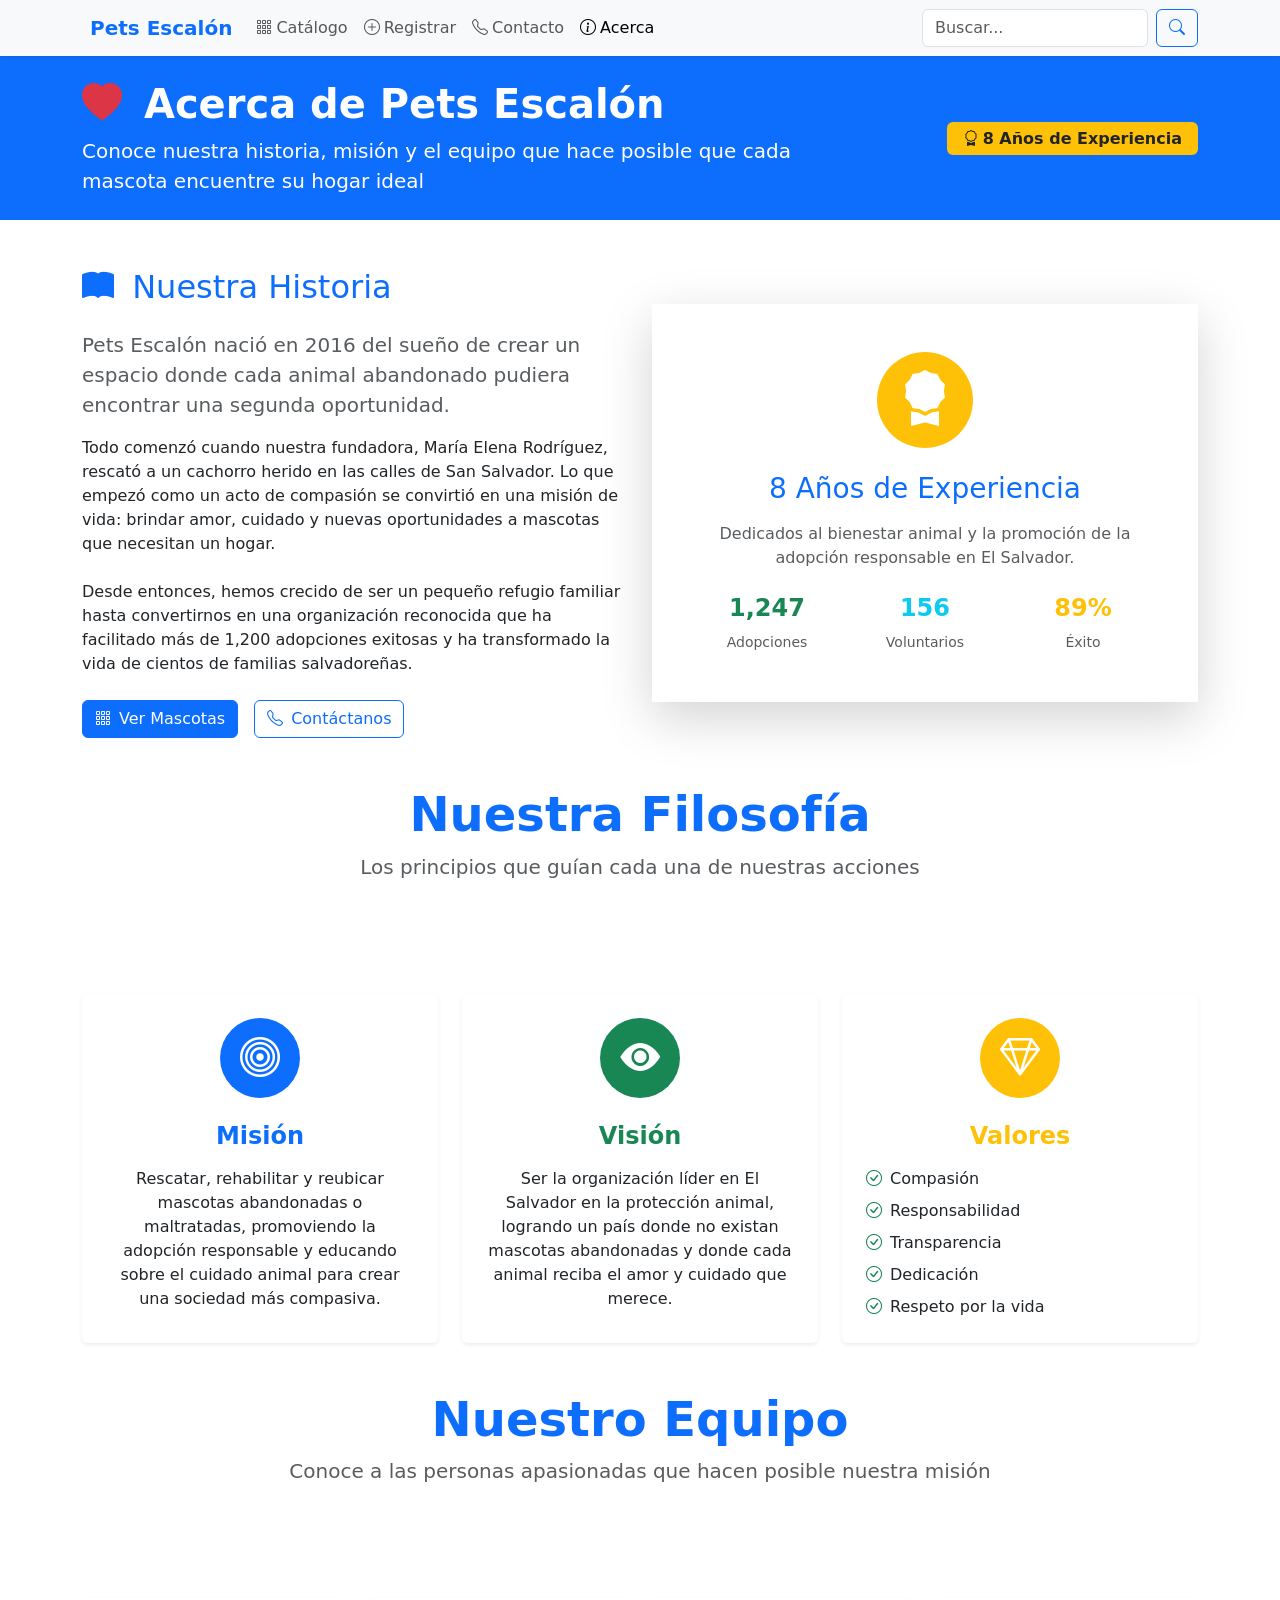
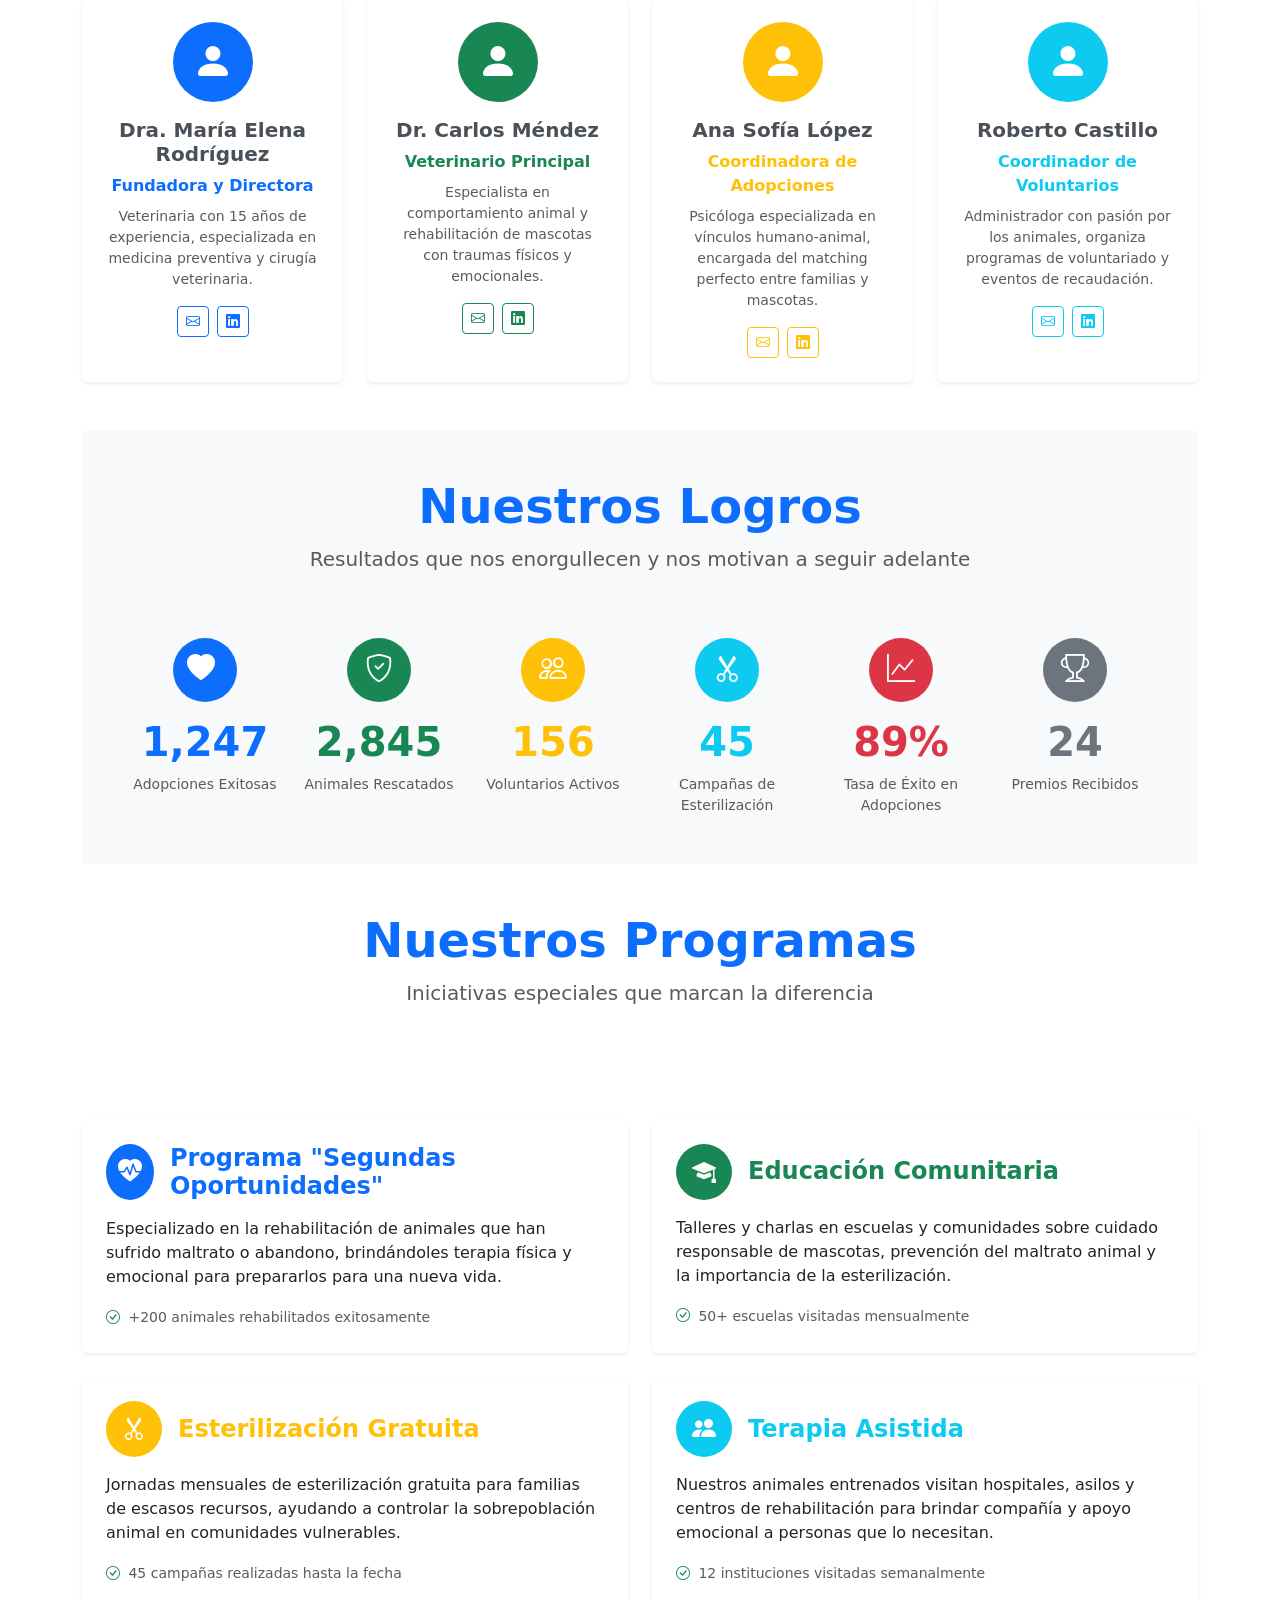
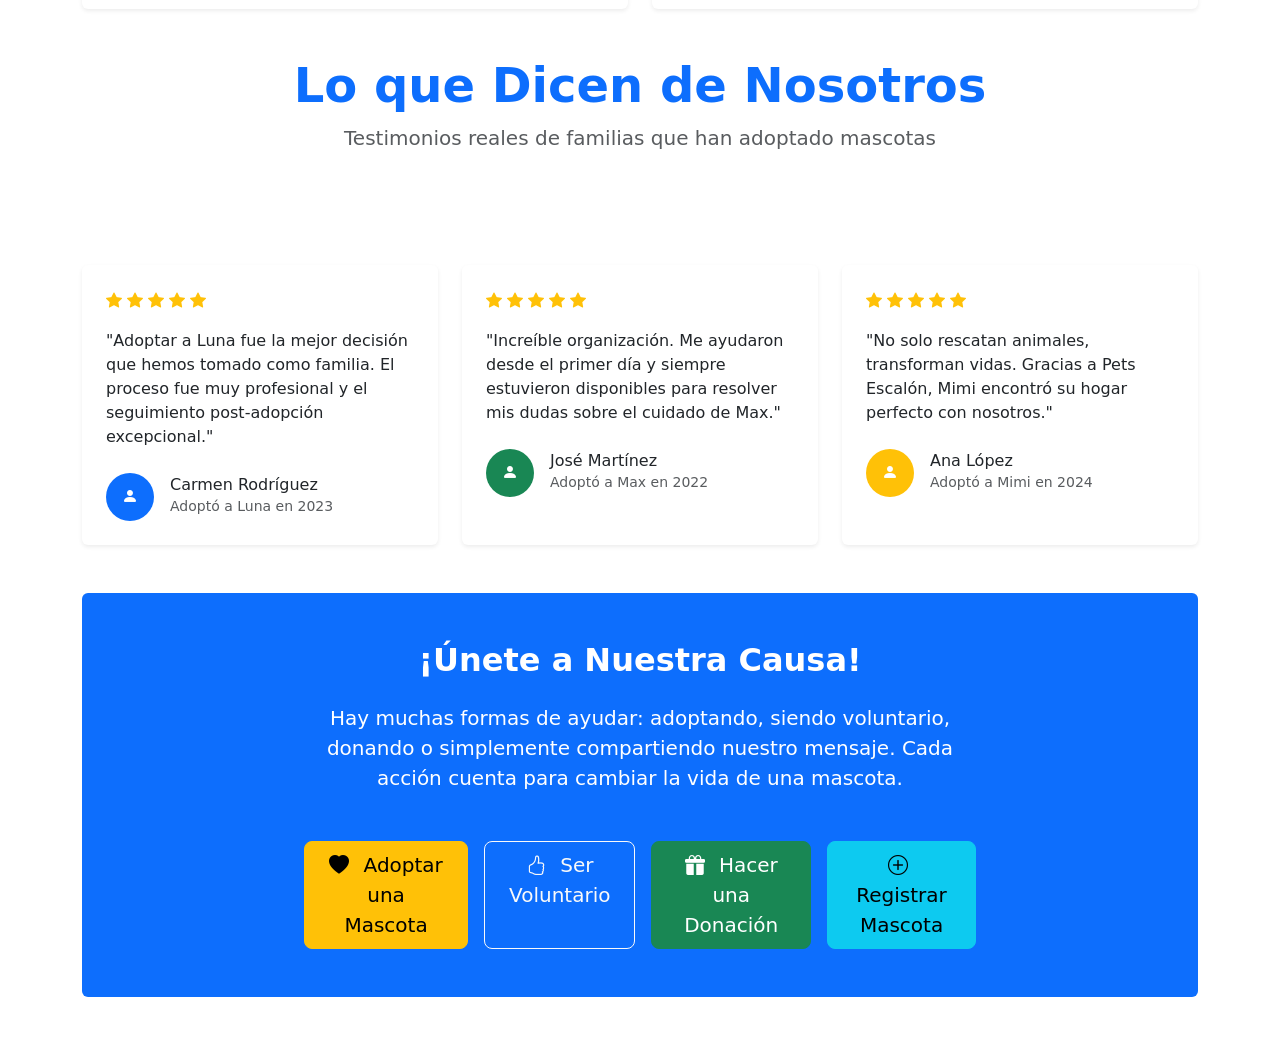
<file: views/about.html>
<!DOCTYPE html>
<html lang="es">
<head>
    <meta charset="UTF-8">
    <meta name="viewport" content="width=device-width, initial-scale=1.0">
    <title>Acerca de Nosotros - Pets Escalón</title>
    <link href="https://cdn.jsdelivr.net/npm/bootstrap@5.3.7/dist/css/bootstrap.min.css" rel="stylesheet" integrity="sha384-LN+7fdVzj6u52u30Kp6M/trliBMCMKTyK833zpbD+pXdCLuTusPj697FH4R/5mcr" crossorigin="anonymous">
    <link rel="stylesheet" href="./../css/styles.css">
    <link rel="stylesheet" href="https://cdn.jsdelivr.net/npm/bootstrap-icons@1.13.1/font/bootstrap-icons.min.css">
    <link rel="icon" href='data:image/svg+xml,<svg xmlns="http://www.w3.org/2000/svg" width="16" height="16" fill="currentColor" class="bi bi-tux" viewBox="0 0 16 16"><path d="M8.996 4.497c.104-.076.1-.168.186-.158s.022.102-.098.207c-.12.104-.308.243-.46.323-.291.152-.631.336-.993.336s-.647-.167-.853-.33c-.102-.082-.186-.162-.248-.221-.11-.086-.096-.207-.052-.204.075.01.087.109.134.153.064.06.144.137.241.214.195.154.454.304.778.304s.702-.19.932-.32c.13-.073.297-.204.433-.304M7.34 3.781c.055-.02.123-.031.174-.003.011.006.024.021.02.034-.012.038-.074.032-.11.05-.032.017-.057.052-.093.054-.034 0-.086-.012-.09-.046-.007-.044.058-.072.1-.089m.581-.003c.05-.028.119-.018.173.003.041.017.106.045.1.09-.004.033-.057.046-.09.045-.036-.002-.062-.037-.093-.053-.036-.019-.098-.013-.11-.051-.004-.013.008-.028.02-.034"/><path fill-rule="evenodd" d="M8.446.019c2.521.003 2.38 2.66 2.364 4.093-.01.939.509 1.574 1.04 2.244.474.56 1.095 1.38 1.45 2.32.29.765.402 1.613.115 2.465a.8.8 0 0 1 .254.152l.001.002c.207.175.271.447.329.698.058.252.112.488.224.615.344.382.494.667.48.922-.015.254-.203.43-.435.57-.465.28-1.164.491-1.586 1.002-.443.527-.99.83-1.505.871a1.25 1.25 0 0 1-1.256-.716v-.001a1 1 0 0 1-.078-.21c-.67.038-1.252-.165-1.718-.128-.687.038-1.116.204-1.506.206-.151.331-.445.547-.808.63-.5.114-1.126 0-1.743-.324-.577-.306-1.31-.278-1.85-.39-.27-.057-.51-.157-.626-.384-.116-.226-.095-.538.07-.988.051-.16.012-.398-.026-.648a2.5 2.5 0 0 1-.037-.369c0-.133.022-.265.087-.386v-.002c.14-.266.368-.377.577-.451s.397-.125.53-.258c.143-.15.27-.374.443-.56q.036-.037.073-.07c-.081-.538.007-1.105.192-1.662.393-1.18 1.223-2.314 1.811-3.014.502-.713.65-1.287.701-2.016.042-.997-.705-3.974 2.112-4.2q.168-.015.321-.013m2.596 10.866-.03.016c-.223.121-.348.337-.427.656-.08.32-.107.733-.13 1.206v.001c-.023.37-.192.824-.31 1.267s-.176.862-.036 1.128v.002c.226.452.608.636 1.051.601s.947-.304 1.36-.795c.474-.576 1.218-.796 1.638-1.05.21-.126.324-.242.333-.4.009-.157-.097-.403-.425-.767-.17-.192-.217-.462-.274-.71-.056-.247-.122-.468-.26-.585l-.001-.001c-.18-.157-.356-.17-.565-.164q-.069.001-.14.005c-.239.275-.805.612-1.197.508-.359-.09-.562-.508-.587-.918m-7.204.03H3.83c-.189.002-.314.09-.44.225-.149.158-.276.382-.445.56v.002h-.002c-.183.184-.414.239-.61.31-.195.069-.353.143-.46.35v.002c-.085.155-.066.378-.029.624.038.245.096.507.018.746v.002l-.001.002c-.157.427-.155.678-.082.822.074.143.235.22.48.272.493.103 1.26.069 1.906.41.583.305 1.168.404 1.598.305.431-.098.712-.369.75-.867v-.002c.029-.292-.195-.673-.485-1.052-.29-.38-.633-.752-.795-1.09v-.002l-.61-1.11c-.21-.286-.43-.462-.68-.5a1 1 0 0 0-.106-.008M9.584 4.85c-.14.2-.386.37-.695.467-.147.048-.302.17-.495.28a1.3 1.3 0 0 1-.74.19.97.97 0 0 1-.582-.227c-.14-.113-.25-.237-.394-.322a3 3 0 0 1-.192-.126c-.063 1.179-.85 2.658-1.226 3.511a5.4 5.4 0 0 0-.43 1.917c-.68-.906-.184-2.066.081-2.568.297-.55.343-.701.27-.649-.266.436-.685 1.13-.848 1.844-.085.372-.1.749.01 1.097.11.349.345.67.766.931.573.351.963.703 1.193 1.015s.302.584.23.777a.4.4 0 0 1-.212.22.7.7 0 0 1-.307.056l.184.235c.094.124.186.249.266.375 1.179.805 2.567.496 3.568-.218.1-.342.197-.664.212-.903.024-.474.05-.896.136-1.245s.244-.634.53-.791a1 1 0 0 1 .138-.061q.005-.045.013-.087c.082-.546.569-.572 1.18-.303.588.266.81.499.71.814h.13c.122-.398-.133-.69-.822-1.025l-.137-.06a2.35 2.35 0 0 0-.012-1.113c-.188-.79-.704-1.49-1.098-1.838-.072-.003-.065.06.081.203.363.333 1.156 1.532.727 2.644a1.2 1.2 0 0 0-.342-.043c-.164-.907-.543-1.66-.735-2.014-.359-.668-.918-2.036-1.158-2.983M7.72 3.503a1 1 0 0 0-.312.053c-.268.093-.447.286-.559.391-.022.021-.05.04-.119.091s-.172.126-.321.238q-.198.151-.13.38c.046.15.192.325.459.476.166.098.28.23.41.334a1 1 0 0 0 .215.133.9.9 0 0 0 .298.066c.282.017.49-.068.673-.173s.34-.233.518-.29c.365-.115.627-.345.709-.564a.37.37 0 0 0-.01-.309c-.048-.096-.148-.187-.318-.257h-.001c-.354-.151-.507-.162-.705-.29-.321-.207-.587-.28-.807-.279m-.89-1.122h-.025a.4.4 0 0 0-.278.135.76.76 0 0 0-.191.334 1.2 1.2 0 0 0-.051.445v.001c.01.162.041.299.102.436.05.116.109.204.183.274l.089-.065.117-.09-.023-.018a.4.4 0 0 1-.11-.161.7.7 0 0 1-.054-.22v-.01a.7.7 0 0 1 .014-.234.4.4 0 0 1 .08-.179q.056-.069.126-.073h.013a.18.18 0 0 1 .123.05c.045.04.08.09.11.162a.7.7 0 0 1 .054.22v.01a.7.7 0 0 1-.002.17 1.1 1.1 0 0 1 .317-.143 1.3 1.3 0 0 0 .002-.194V3.23a1.2 1.2 0 0 0-.102-.437.8.8 0 0 0-.227-.31.4.4 0 0 0-.268-.102m1.95-.155a.63.63 0 0 0-.394.14.9.9 0 0 0-.287.376 1.2 1.2 0 0 0-.1.51v.015q0 .079.01.152c.114.027.278.074.406.138a1 1 0 0 1-.011-.172.8.8 0 0 1 .058-.278.5.5 0 0 1 .139-.2.26.26 0 0 1 .182-.069.26.26 0 0 1 .178.081c.055.054.094.12.124.21.029.086.042.17.04.27l-.002.012a.8.8 0 0 1-.057.277c-.024.059-.089.106-.122.145.046.016.09.03.146.052a5 5 0 0 1 .248.102 1.2 1.2 0 0 0 .244-.763 1.2 1.2 0 0 0-.11-.495.9.9 0 0 0-.294-.37.64.64 0 0 0-.39-.133z"/></svg>'>
</head>
<body>
    <!-- Navigation -->
    <nav class="navbar navbar-expand-lg navbar-light bg-light sticky-top shadow-sm">
        <div class="container">
            <a class="navbar-brand fw-bold text-primary" href="./../index.html">
                <i class="bi bi-tux me-2"></i>Pets Escalón
            </a>
            <button class="navbar-toggler" type="button" data-bs-toggle="collapse" data-bs-target="#navbarNav">
                <span class="navbar-toggler-icon"></span>
            </button>
            <div class="collapse navbar-collapse" id="navbarNav">
                <ul class="navbar-nav me-auto">
                    <li class="nav-item">
                        <a class="nav-link" href="./pet-catalog.html">
                            <i class="bi bi-grid-3x3-gap me-1"></i>Catálogo
                        </a>
                    </li>
                    <li class="nav-item">
                        <a class="nav-link" href="./register-pet.html">
                            <i class="bi bi-plus-circle me-1"></i>Registrar
                        </a>
                    </li>
                    <li class="nav-item">
                        <a class="nav-link" href="./contact.html">
                            <i class="bi bi-telephone me-1"></i>Contacto
                        </a>
                    </li>
                    <li class="nav-item">
                        <a class="nav-link active" href="./about.html">
                            <i class="bi bi-info-circle me-1"></i>Acerca
                        </a>
                    </li>
                </ul>
                <form class="d-flex" role="search">
                    <input class="form-control me-2" type="search" placeholder="Buscar..." aria-label="Search">
                    <button class="btn btn-outline-primary" type="submit">
                        <i class="bi bi-search"></i>
                    </button>
                </form>
            </div>
        </div>
    </nav>

    <!-- Page Header -->
    <section class="bg-primary text-white py-4">
        <div class="container">
            <div class="row align-items-center">
                <div class="col-md-8">
                    <h1 class="display-6 fw-bold mb-2">
                        <i class="bi bi-heart-fill text-danger me-2"></i>
                        Acerca de Pets Escalón
                    </h1>
                    <p class="lead mb-0">Conoce nuestra historia, misión y el equipo que hace posible que cada mascota encuentre su hogar ideal</p>
                </div>
                <div class="col-md-4 text-md-end">
                    <span class="badge bg-warning text-dark fs-6 px-3 py-2">
                        <i class="bi bi-award me-1"></i>8 Años de Experiencia
                    </span>
                </div>
            </div>
        </div>
    </section>

    <main class="container py-5">
        <!-- Historia -->
        <div class="row mb-5 align-items-center">
            <div class="col-lg-6">
                <h2 class="text-primary mb-4">
                    <i class="bi bi-book-fill me-2"></i>
                    Nuestra Historia
                </h2>
                <p class="lead text-muted">
                    Pets Escalón nació en 2016 del sueño de crear un espacio donde cada animal abandonado pudiera encontrar una segunda oportunidad.
                </p>
                <p class="mb-4">
                    Todo comenzó cuando nuestra fundadora, María Elena Rodríguez, rescató a un cachorro herido en las calles de San Salvador. 
                    Lo que empezó como un acto de compasión se convirtió en una misión de vida: brindar amor, cuidado y nuevas oportunidades 
                    a mascotas que necesitan un hogar.
                </p>
                <p class="mb-4">
                    Desde entonces, hemos crecido de ser un pequeño refugio familiar hasta convertirnos en una organización reconocida 
                    que ha facilitado más de 1,200 adopciones exitosas y ha transformado la vida de cientos de familias salvadoreñas.
                </p>
                <div class="d-flex gap-3">
                    <a href="./pet-catalog.html" class="btn btn-primary">
                        <i class="bi bi-grid-3x3-gap me-2"></i>Ver Mascotas
                    </a>
                    <a href="./contact.html" class="btn btn-outline-primary">
                        <i class="bi bi-telephone me-2"></i>Contáctanos
                    </a>
                </div>
            </div>
            <div class="col-lg-6">
                <div class="border-0 shadow-lg text-center">
                    <div class="card-body p-5">
                        <div class="bg-warning text-white rounded-circle d-inline-flex align-items-center justify-content-center mb-4 float-animation" style="width: 6rem; height: 6rem;">
                            <i class="bi bi-award-fill display-4"></i>
                        </div>
                        <h3 class="text-primary mb-3">8 Años de Experiencia</h3>
                        <p class="text-muted mb-4">
                            Dedicados al bienestar animal y la promoción de la adopción responsable en El Salvador.
                        </p>
                        <div class="row text-center">
                            <div class="col-4">
                                <h4 class="text-success fw-bold">1,247</h4>
                                <small class="text-muted">Adopciones</small>
                            </div>
                            <div class="col-4">
                                <h4 class="text-info fw-bold">156</h4>
                                <small class="text-muted">Voluntarios</small>
                            </div>
                            <div class="col-4">
                                <h4 class="text-warning fw-bold">89%</h4>
                                <small class="text-muted">Éxito</small>
                            </div>
                        </div>
                    </div>
                </div>
            </div>
        </div>

        <!-- Misión, Visión y Valores -->
        <div class="row mb-5">
            <div class="col-12 text-center mb-5">
                <h2 class="display-5 fw-bold text-primary">Nuestra Filosofía</h2>
                <p class="lead text-muted">Los principios que guían cada una de nuestras acciones</p>
            </div>
        </div>

        <div class="row g-4 mb-5">
            <div class="col-lg-4">
                <div class="card h-100 border-0 shadow-sm">
                    <div class="card-body text-center p-4">
                        <div class="bg-primary text-white rounded-circle d-inline-flex align-items-center justify-content-center mb-4" style="width: 5rem; height: 5rem;">
                            <i class="bi bi-bullseye fs-1"></i>
                        </div>
                        <h4 class="card-title text-primary mb-3">Misión</h4>
                        <p class="card-text">
                            Rescatar, rehabilitar y reubicar mascotas abandonadas o maltratadas, 
                            promoviendo la adopción responsable y educando sobre el cuidado animal 
                            para crear una sociedad más compasiva.
                        </p>
                    </div>
                </div>
            </div>
            
            <div class="col-lg-4">
                <div class="card h-100 border-0 shadow-sm">
                    <div class="card-body text-center p-4">
                        <div class="bg-success text-white rounded-circle d-inline-flex align-items-center justify-content-center mb-4" style="width: 5rem; height: 5rem;">
                            <i class="bi bi-eye-fill fs-1"></i>
                        </div>
                        <h4 class="card-title text-success mb-3">Visión</h4>
                        <p class="card-text">
                            Ser la organización líder en El Salvador en la protección animal, 
                            logrando un país donde no existan mascotas abandonadas y donde 
                            cada animal reciba el amor y cuidado que merece.
                        </p>
                    </div>
                </div>
            </div>
            
            <div class="col-lg-4">
                <div class="card h-100 border-0 shadow-sm">
                    <div class="card-body text-center p-4">
                        <div class="bg-warning text-white rounded-circle d-inline-flex align-items-center justify-content-center mb-4" style="width: 5rem; height: 5rem;">
                            <i class="bi bi-gem fs-1"></i>
                        </div>
                        <h4 class="card-title text-warning mb-3">Valores</h4>
                        <div class="text-start">
                            <div class="d-flex align-items-center mb-2">
                                <i class="bi bi-check-circle text-success me-2"></i>
                                <span>Compasión</span>
                            </div>
                            <div class="d-flex align-items-center mb-2">
                                <i class="bi bi-check-circle text-success me-2"></i>
                                <span>Responsabilidad</span>
                            </div>
                            <div class="d-flex align-items-center mb-2">
                                <i class="bi bi-check-circle text-success me-2"></i>
                                <span>Transparencia</span>
                            </div>
                            <div class="d-flex align-items-center mb-2">
                                <i class="bi bi-check-circle text-success me-2"></i>
                                <span>Dedicación</span>
                            </div>
                            <div class="d-flex align-items-center">
                                <i class="bi bi-check-circle text-success me-2"></i>
                                <span>Respeto por la vida</span>
                            </div>
                        </div>
                    </div>
                </div>
            </div>
        </div>

        <!-- Nuestro Equipo -->
        <div class="row mb-5">
            <div class="col-12 text-center mb-5">
                <h2 class="display-5 fw-bold text-primary">Nuestro Equipo</h2>
                <p class="lead text-muted">Conoce a las personas apasionadas que hacen posible nuestra misión</p>
            </div>
        </div>

        <div class="row g-4 mb-5">
            <div class="col-lg-3 col-md-6">
                <div class="card border-0 shadow-sm text-center h-100">
                    <div class="card-body p-4">
                        <div class="bg-primary text-white rounded-circle d-inline-flex align-items-center justify-content-center mb-3" style="width: 5rem; height: 5rem;">
                            <i class="bi bi-person-fill fs-1"></i>
                        </div>
                        <h5 class="card-title">Dra. María Elena Rodríguez</h5>
                        <p class="text-primary fw-semibold mb-2">Fundadora y Directora</p>
                        <p class="card-text small text-muted mb-3">
                            Veterinaria con 15 años de experiencia, especializada en medicina preventiva y cirugía veterinaria.
                        </p>
                        <div class="d-flex justify-content-center gap-2">
                            <a href="#" class="btn btn-outline-primary btn-sm">
                                <i class="bi bi-envelope"></i>
                            </a>
                            <a href="#" class="btn btn-outline-primary btn-sm">
                                <i class="bi bi-linkedin"></i>
                            </a>
                        </div>
                    </div>
                </div>
            </div>
            
            <div class="col-lg-3 col-md-6">
                <div class="card border-0 shadow-sm text-center h-100">
                    <div class="card-body p-4">
                        <div class="bg-success text-white rounded-circle d-inline-flex align-items-center justify-content-center mb-3" style="width: 5rem; height: 5rem;">
                            <i class="bi bi-person-fill fs-1"></i>
                        </div>
                        <h5 class="card-title">Dr. Carlos Méndez</h5>
                        <p class="text-success fw-semibold mb-2">Veterinario Principal</p>
                        <p class="card-text small text-muted mb-3">
                            Especialista en comportamiento animal y rehabilitación de mascotas con traumas físicos y emocionales.
                        </p>
                        <div class="d-flex justify-content-center gap-2">
                            <a href="#" class="btn btn-outline-success btn-sm">
                                <i class="bi bi-envelope"></i>
                            </a>
                            <a href="#" class="btn btn-outline-success btn-sm">
                                <i class="bi bi-linkedin"></i>
                            </a>
                        </div>
                    </div>
                </div>
            </div>
            
            <div class="col-lg-3 col-md-6">
                <div class="card border-0 shadow-sm text-center h-100">
                    <div class="card-body p-4">
                        <div class="bg-warning text-white rounded-circle d-inline-flex align-items-center justify-content-center mb-3" style="width: 5rem; height: 5rem;">
                            <i class="bi bi-person-fill fs-1"></i>
                        </div>
                        <h5 class="card-title">Ana Sofía López</h5>
                        <p class="text-warning fw-semibold mb-2">Coordinadora de Adopciones</p>
                        <p class="card-text small text-muted mb-3">
                            Psicóloga especializada en vínculos humano-animal, encargada del matching perfecto entre familias y mascotas.
                        </p>
                        <div class="d-flex justify-content-center gap-2">
                            <a href="#" class="btn btn-outline-warning btn-sm">
                                <i class="bi bi-envelope"></i>
                            </a>
                            <a href="#" class="btn btn-outline-warning btn-sm">
                                <i class="bi bi-linkedin"></i>
                            </a>
                        </div>
                    </div>
                </div>
            </div>
            
            <div class="col-lg-3 col-md-6">
                <div class="card border-0 shadow-sm text-center h-100">
                    <div class="card-body p-4">
                        <div class="bg-info text-white rounded-circle d-inline-flex align-items-center justify-content-center mb-3" style="width: 5rem; height: 5rem;">
                            <i class="bi bi-person-fill fs-1"></i>
                        </div>
                        <h5 class="card-title">Roberto Castillo</h5>
                        <p class="text-info fw-semibold mb-2">Coordinador de Voluntarios</p>
                        <p class="card-text small text-muted mb-3">
                            Administrador con pasión por los animales, organiza programas de voluntariado y eventos de recaudación.
                        </p>
                        <div class="d-flex justify-content-center gap-2">
                            <a href="#" class="btn btn-outline-info btn-sm">
                                <i class="bi bi-envelope"></i>
                            </a>
                            <a href="#" class="btn btn-outline-info btn-sm">
                                <i class="bi bi-linkedin"></i>
                            </a>
                        </div>
                    </div>
                </div>
            </div>
        </div>

        <!-- Nuestros Logros -->
        <div class="bg-light rounded p-5 mb-5">
            <div class="row text-center">
                <div class="col-12 mb-5">
                    <h2 class="display-5 fw-bold text-primary">Nuestros Logros</h2>
                    <p class="lead text-muted">Resultados que nos enorgullecen y nos motivan a seguir adelante</p>
                </div>
            </div>
            <div class="row g-4">
                <div class="col-md-2 col-sm-4 col-6">
                    <div class="text-center">
                        <div class="bg-primary text-white rounded-circle d-inline-flex align-items-center justify-content-center mb-3" style="width: 4rem; height: 4rem;">
                            <i class="bi bi-heart-fill fs-3"></i>
                        </div>
                        <h3 class="fw-bold text-primary display-6">1,247</h3>
                        <p class="text-muted small mb-0">Adopciones Exitosas</p>
                    </div>
                </div>
                <div class="col-md-2 col-sm-4 col-6">
                    <div class="text-center">
                        <div class="bg-success text-white rounded-circle d-inline-flex align-items-center justify-content-center mb-3" style="width: 4rem; height: 4rem;">
                            <i class="bi bi-shield-check fs-3"></i>
                        </div>
                        <h3 class="fw-bold text-success display-6">2,845</h3>
                        <p class="text-muted small mb-0">Animales Rescatados</p>
                    </div>
                </div>
                <div class="col-md-2 col-sm-4 col-6">
                    <div class="text-center">
                        <div class="bg-warning text-white rounded-circle d-inline-flex align-items-center justify-content-center mb-3" style="width: 4rem; height: 4rem;">
                            <i class="bi bi-people fs-3"></i>
                        </div>
                        <h3 class="fw-bold text-warning display-6">156</h3>
                        <p class="text-muted small mb-0">Voluntarios Activos</p>
                    </div>
                </div>
                <div class="col-md-2 col-sm-4 col-6">
                    <div class="text-center">
                        <div class="bg-info text-white rounded-circle d-inline-flex align-items-center justify-content-center mb-3" style="width: 4rem; height: 4rem;">
                            <i class="bi bi-scissors fs-3"></i>
                        </div>
                        <h3 class="fw-bold text-info display-6">45</h3>
                        <p class="text-muted small mb-0">Campañas de Esterilización</p>
                    </div>
                </div>
                <div class="col-md-2 col-sm-4 col-6">
                    <div class="text-center">
                        <div class="bg-danger text-white rounded-circle d-inline-flex align-items-center justify-content-center mb-3" style="width: 4rem; height: 4rem;">
                            <i class="bi bi-graph-up fs-3"></i>
                        </div>
                        <h3 class="fw-bold text-danger display-6">89%</h3>
                        <p class="text-muted small mb-0">Tasa de Éxito en Adopciones</p>
                    </div>
                </div>
                <div class="col-md-2 col-sm-4 col-6">
                    <div class="text-center">
                        <div class="bg-secondary text-white rounded-circle d-inline-flex align-items-center justify-content-center mb-3" style="width: 4rem; height: 4rem;">
                            <i class="bi bi-trophy fs-3"></i>
                        </div>
                        <h3 class="fw-bold text-secondary display-6">24</h3>
                        <p class="text-muted small mb-0">Premios Recibidos</p>
                    </div>
                </div>
            </div>
        </div>

        <!-- Programas Especiales -->
        <div class="row mb-5">
            <div class="col-12 text-center mb-5">
                <h2 class="display-5 fw-bold text-primary">Nuestros Programas</h2>
                <p class="lead text-muted">Iniciativas especiales que marcan la diferencia</p>
            </div>
        </div>

        <div class="row g-4 mb-5">
            <div class="col-lg-6">
                <div class="card border-0 shadow-sm h-100">
                    <div class="card-body p-4">
                        <div class="d-flex align-items-center mb-3">
                            <div class="bg-primary text-white rounded-circle d-flex align-items-center justify-content-center me-3" style="width: 3.5rem; height: 3.5rem;">
                                <i class="bi bi-heart-pulse-fill fs-4"></i>
                            </div>
                            <h4 class="card-title text-primary mb-0">Programa "Segundas Oportunidades"</h4>
                        </div>
                        <p class="card-text">
                            Especializado en la rehabilitación de animales que han sufrido maltrato o abandono, 
                            brindándoles terapia física y emocional para prepararlos para una nueva vida.
                        </p>
                        <div class="mt-3">
                            <small class="text-muted">
                                <i class="bi bi-check-circle text-success me-1"></i>
                                +200 animales rehabilitados exitosamente
                            </small>
                        </div>
                    </div>
                </div>
            </div>
            
            <div class="col-lg-6">
                <div class="card border-0 shadow-sm h-100">
                    <div class="card-body p-4">
                        <div class="d-flex align-items-center mb-3">
                            <div class="bg-success text-white rounded-circle d-flex align-items-center justify-content-center me-3" style="width: 3.5rem; height: 3.5rem;">
                                <i class="bi bi-mortarboard-fill fs-4"></i>
                            </div>
                            <h4 class="card-title text-success mb-0">Educación Comunitaria</h4>
                        </div>
                        <p class="card-text">
                            Talleres y charlas en escuelas y comunidades sobre cuidado responsable de mascotas, 
                            prevención del maltrato animal y la importancia de la esterilización.
                        </p>
                        <div class="mt-3">
                            <small class="text-muted">
                                <i class="bi bi-check-circle text-success me-1"></i>
                                50+ escuelas visitadas mensualmente
                            </small>
                        </div>
                    </div>
                </div>
            </div>
            
            <div class="col-lg-6">
                <div class="card border-0 shadow-sm h-100">
                    <div class="card-body p-4">
                        <div class="d-flex align-items-center mb-3">
                            <div class="bg-warning text-white rounded-circle d-flex align-items-center justify-content-center me-3" style="width: 3.5rem; height: 3.5rem;">
                                <i class="bi bi-scissors fs-4"></i>
                            </div>
                            <h4 class="card-title text-warning mb-0">Esterilización Gratuita</h4>
                        </div>
                        <p class="card-text">
                            Jornadas mensuales de esterilización gratuita para familias de escasos recursos, 
                            ayudando a controlar la sobrepoblación animal en comunidades vulnerables.
                        </p>
                        <div class="mt-3">
                            <small class="text-muted">
                                <i class="bi bi-check-circle text-success me-1"></i>
                                45 campañas realizadas hasta la fecha
                            </small>
                        </div>
                    </div>
                </div>
            </div>
            
            <div class="col-lg-6">
                <div class="card border-0 shadow-sm h-100">
                    <div class="card-body p-4">
                        <div class="d-flex align-items-center mb-3">
                            <div class="bg-info text-white rounded-circle d-flex align-items-center justify-content-center me-3" style="width: 3.5rem; height: 3.5rem;">
                                <i class="bi bi-people-fill fs-4"></i>
                            </div>
                            <h4 class="card-title text-info mb-0">Terapia Asistida</h4>
                        </div>
                        <p class="card-text">
                            Nuestros animales entrenados visitan hospitales, asilos y centros de rehabilitación 
                            para brindar compañía y apoyo emocional a personas que lo necesitan.
                        </p>
                        <div class="mt-3">
                            <small class="text-muted">
                                <i class="bi bi-check-circle text-success me-1"></i>
                                12 instituciones visitadas semanalmente
                            </small>
                        </div>
                    </div>
                </div>
            </div>
        </div>

        <!-- Testimonios -->
        <div class="row mb-5">
            <div class="col-12 text-center mb-5">
                <h2 class="display-5 fw-bold text-primary">Lo que Dicen de Nosotros</h2>
                <p class="lead text-muted">Testimonios reales de familias que han adoptado mascotas</p>
            </div>
        </div>

        <div class="row g-4 mb-5">
            <div class="col-lg-4">
                <div class="card border-0 shadow-sm h-100">
                    <div class="card-body p-4">
                        <div class="mb-3">
                            <div class="text-warning">
                                <i class="bi bi-star-fill"></i>
                                <i class="bi bi-star-fill"></i>
                                <i class="bi bi-star-fill"></i>
                                <i class="bi bi-star-fill"></i>
                                <i class="bi bi-star-fill"></i>
                            </div>
                        </div>
                        <p class="card-text mb-4">
                            "Adoptar a Luna fue la mejor decisión que hemos tomado como familia. 
                            El proceso fue muy profesional y el seguimiento post-adopción excepcional."
                        </p>
                        <div class="d-flex align-items-center">
                            <div class="bg-primary text-white rounded-circle d-flex align-items-center justify-content-center me-3" style="width: 3rem; height: 3rem;">
                                <i class="bi bi-person-fill"></i>
                            </div>
                            <div>
                                <h6 class="mb-0">Carmen Rodríguez</h6>
                                <small class="text-muted">Adoptó a Luna en 2023</small>
                            </div>
                        </div>
                    </div>
                </div>
            </div>
            
            <div class="col-lg-4">
                <div class="card border-0 shadow-sm h-100">
                    <div class="card-body p-4">
                        <div class="mb-3">
                            <div class="text-warning">
                                <i class="bi bi-star-fill"></i>
                                <i class="bi bi-star-fill"></i>
                                <i class="bi bi-star-fill"></i>
                                <i class="bi bi-star-fill"></i>
                                <i class="bi bi-star-fill"></i>
                            </div>
                        </div>
                        <p class="card-text mb-4">
                            "Increíble organización. Me ayudaron desde el primer día y siempre 
                            estuvieron disponibles para resolver mis dudas sobre el cuidado de Max."
                        </p>
                        <div class="d-flex align-items-center">
                            <div class="bg-success text-white rounded-circle d-flex align-items-center justify-content-center me-3" style="width: 3rem; height: 3rem;">
                                <i class="bi bi-person-fill"></i>
                            </div>
                            <div>
                                <h6 class="mb-0">José Martínez</h6>
                                <small class="text-muted">Adoptó a Max en 2022</small>
                            </div>
                        </div>
                    </div>
                </div>
            </div>
            
            <div class="col-lg-4">
                <div class="card border-0 shadow-sm h-100">
                    <div class="card-body p-4">
                        <div class="mb-3">
                            <div class="text-warning">
                                <i class="bi bi-star-fill"></i>
                                <i class="bi bi-star-fill"></i>
                                <i class="bi bi-star-fill"></i>
                                <i class="bi bi-star-fill"></i>
                                <i class="bi bi-star-fill"></i>
                            </div>
                        </div>
                        <p class="card-text mb-4">
                            "No solo rescatan animales, transforman vidas. Gracias a Pets Escalón, 
                            Mimi encontró su hogar perfecto con nosotros."
                        </p>
                        <div class="d-flex align-items-center">
                            <div class="bg-warning text-white rounded-circle d-flex align-items-center justify-content-center me-3" style="width: 3rem; height: 3rem;">
                                <i class="bi bi-person-fill"></i>
                            </div>
                            <div>
                                <h6 class="mb-0">Ana López</h6>
                                <small class="text-muted">Adoptó a Mimi en 2024</small>
                            </div>
                        </div>
                    </div>
                </div>
            </div>
        </div>

        <!-- Llamada a la acción -->
        <div class="bg-primary text-white rounded p-5 text-center">
            <div class="row justify-content-center">
                <div class="col-lg-8">
                    <h2 class="fw-bold mb-4">¡Únete a Nuestra Causa!</h2>
                    <p class="lead mb-5">
                        Hay muchas formas de ayudar: adoptando, siendo voluntario, donando o simplemente compartiendo nuestro mensaje. 
                        Cada acción cuenta para cambiar la vida de una mascota.
                    </p>
                    <div class="d-flex flex-column flex-md-row gap-3 justify-content-center">
                        <a href="./pet-catalog.html" class="btn btn-warning btn-lg px-4">
                            <i class="bi bi-heart-fill me-2"></i>
                            Adoptar una Mascota
                        </a>
                        <a href="./contact.html" class="btn btn-outline-light btn-lg px-4">
                            <i class="bi bi-hand-thumbs-up me-2"></i>
                            Ser Voluntario
                        </a>
                        <a href="./contact.html" class="btn btn-success btn-lg px-4">
                            <i class="bi bi-gift-fill me-2"></i>
                            Hacer una Donación
                        </a>
                        <a href="./register-pet.html" class="btn btn-info btn-lg px-4">
                            <i class="bi bi-plus-circle me-2"></i>
                            Registrar Mascota
                        </a>
                    </div>
                </div>
            </div>
        </div>
    </main>

    <!-- Scripts -->
    <script src="https://cdn.jsdelivr.net/npm/bootstrap@5.3.7/dist/js/bootstrap.bundle.min.js" 
            integrity="sha384-ndDqU0Gzau9qJ1lfW4pNLlhNTkCfHzAVBReH9diLvGRem5+R9g2FzA8ZGN954O5Q" 
            crossorigin="anonymous"></script>
    <script src="./../js/scripts.js"></script>
</body>
</html>
</file>
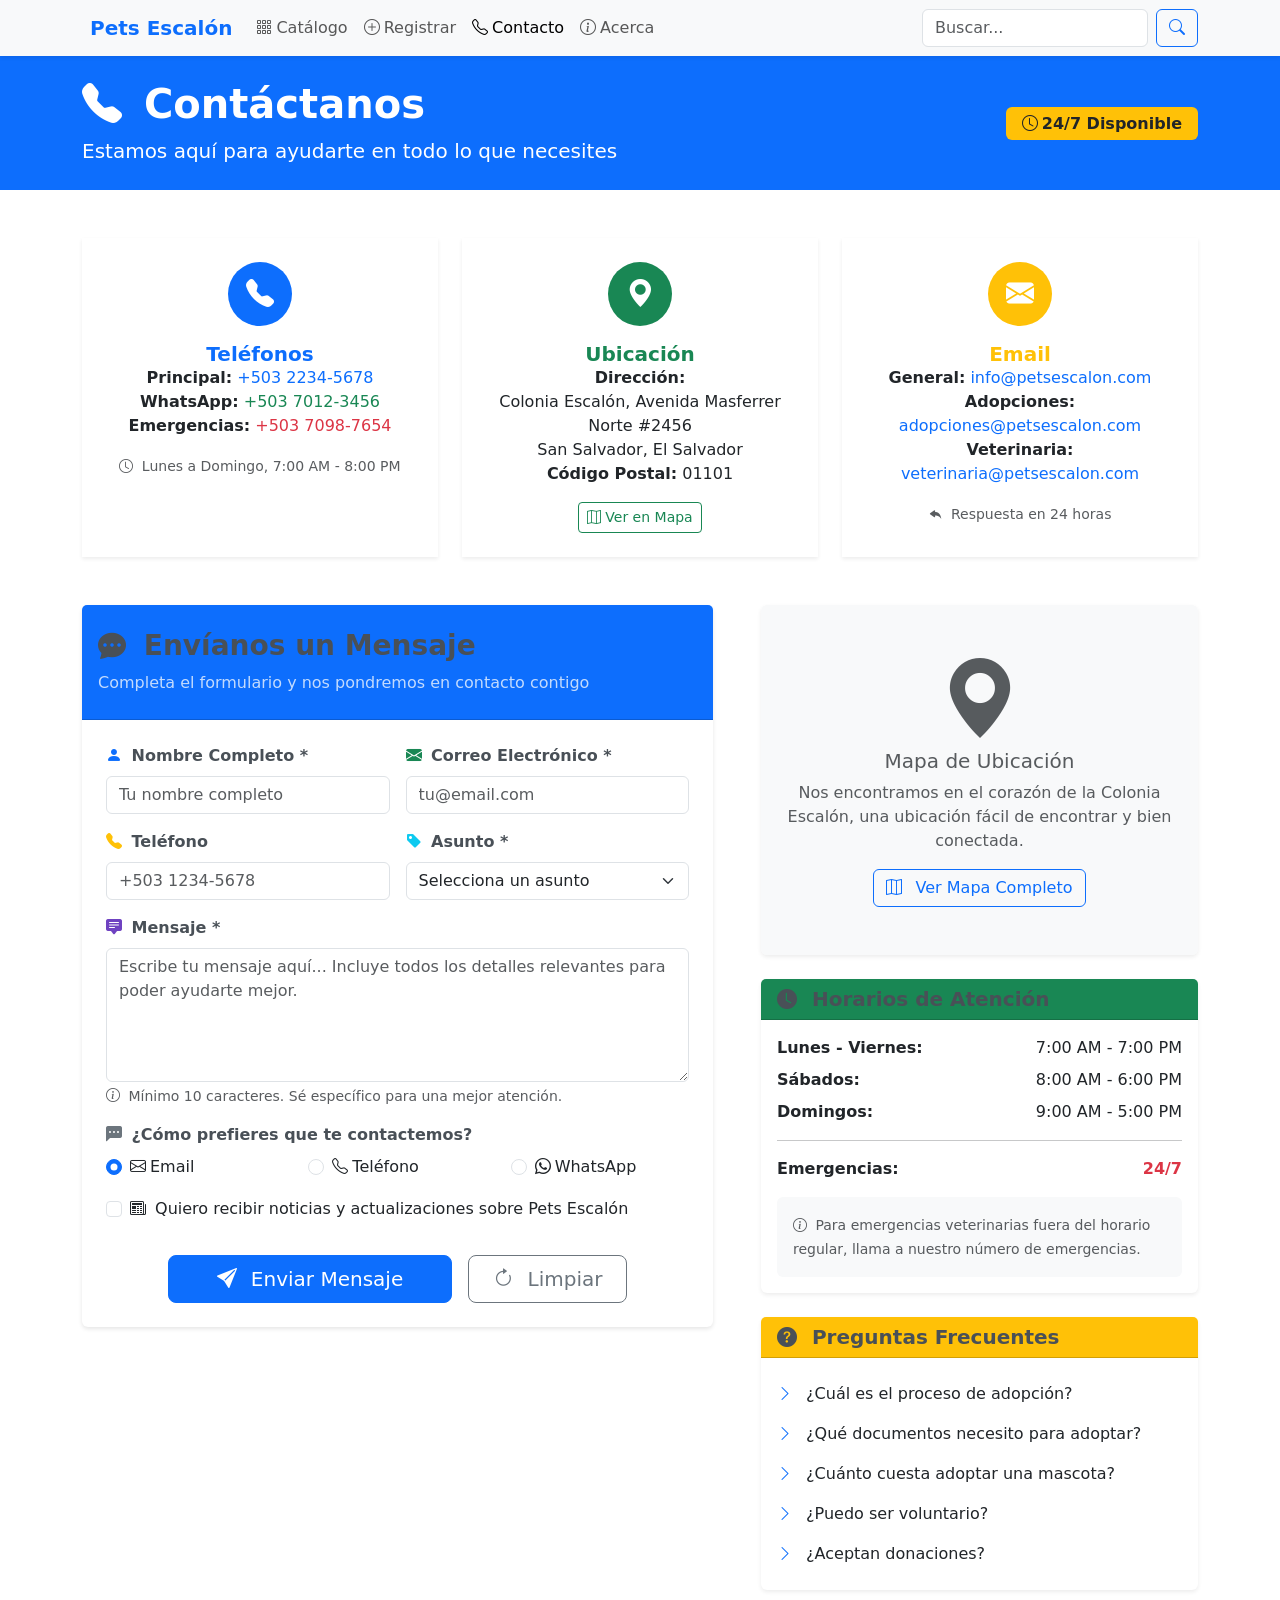
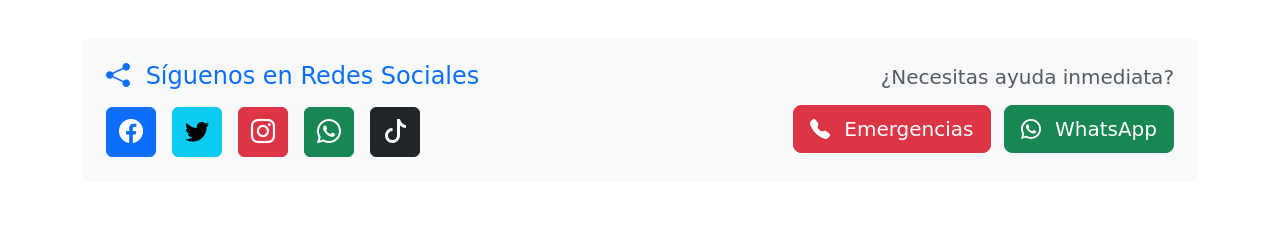
<file: views/contact.html>
<!DOCTYPE html>
<html lang="es">
<head>
    <meta charset="UTF-8">
    <meta name="viewport" content="width=device-width, initial-scale=1.0">
    <title>Contacto - Pets Escalón</title>
    <link href="https://cdn.jsdelivr.net/npm/bootstrap@5.3.7/dist/css/bootstrap.min.css" rel="stylesheet" integrity="sha384-LN+7fdVzj6u52u30Kp6M/trliBMCMKTyK833zpbD+pXdCLuTusPj697FH4R/5mcr" crossorigin="anonymous">
    <link rel="stylesheet" href="./../css/styles.css">
    <link rel="stylesheet" href="https://cdn.jsdelivr.net/npm/bootstrap-icons@1.13.1/font/bootstrap-icons.min.css">
    <link rel="icon" href='data:image/svg+xml,<svg xmlns="http://www.w3.org/2000/svg" width="16" height="16" fill="currentColor" class="bi bi-tux" viewBox="0 0 16 16"><path d="M8.996 4.497c.104-.076.1-.168.186-.158s.022.102-.098.207c-.12.104-.308.243-.46.323-.291.152-.631.336-.993.336s-.647-.167-.853-.33c-.102-.082-.186-.162-.248-.221-.11-.086-.096-.207-.052-.204.075.01.087.109.134.153.064.06.144.137.241.214.195.154.454.304.778.304s.702-.19.932-.32c.13-.073.297-.204.433-.304M7.34 3.781c.055-.02.123-.031.174-.003.011.006.024.021.02.034-.012.038-.074.032-.11.05-.032.017-.057.052-.093.054-.034 0-.086-.012-.09-.046-.007-.044.058-.072.1-.089m.581-.003c.05-.028.119-.018.173.003.041.017.106.045.1.09-.004.033-.057.046-.09.045-.036-.002-.062-.037-.093-.053-.036-.019-.098-.013-.11-.051-.004-.013.008-.028.02-.034"/><path fill-rule="evenodd" d="M8.446.019c2.521.003 2.38 2.66 2.364 4.093-.01.939.509 1.574 1.04 2.244.474.56 1.095 1.38 1.45 2.32.29.765.402 1.613.115 2.465a.8.8 0 0 1 .254.152l.001.002c.207.175.271.447.329.698.058.252.112.488.224.615.344.382.494.667.48.922-.015.254-.203.43-.435.57-.465.28-1.164.491-1.586 1.002-.443.527-.99.83-1.505.871a1.25 1.25 0 0 1-1.256-.716v-.001a1 1 0 0 1-.078-.21c-.67.038-1.252-.165-1.718-.128-.687.038-1.116.204-1.506.206-.151.331-.445.547-.808.63-.5.114-1.126 0-1.743-.324-.577-.306-1.31-.278-1.85-.39-.27-.057-.51-.157-.626-.384-.116-.226-.095-.538.07-.988.051-.16.012-.398-.026-.648a2.5 2.5 0 0 1-.037-.369c0-.133.022-.265.087-.386v-.002c.14-.266.368-.377.577-.451s.397-.125.53-.258c.143-.15.27-.374.443-.56q.036-.037.073-.07c-.081-.538.007-1.105.192-1.662.393-1.18 1.223-2.314 1.811-3.014.502-.713.65-1.287.701-2.016.042-.997-.705-3.974 2.112-4.2q.168-.015.321-.013m2.596 10.866-.03.016c-.223.121-.348.337-.427.656-.08.32-.107.733-.13 1.206v.001c-.023.37-.192.824-.31 1.267s-.176.862-.036 1.128v.002c.226.452.608.636 1.051.601s.947-.304 1.36-.795c.474-.576 1.218-.796 1.638-1.05.21-.126.324-.242.333-.4.009-.157-.097-.403-.425-.767-.17-.192-.217-.462-.274-.71-.056-.247-.122-.468-.26-.585l-.001-.001c-.18-.157-.356-.17-.565-.164q-.069.001-.14.005c-.239.275-.805.612-1.197.508-.359-.09-.562-.508-.587-.918m-7.204.03H3.83c-.189.002-.314.09-.44.225-.149.158-.276.382-.445.56v.002h-.002c-.183.184-.414.239-.61.31-.195.069-.353.143-.46.35v.002c-.085.155-.066.378-.029.624.038.245.096.507.018.746v.002l-.001.002c-.157.427-.155.678-.082.822.074.143.235.22.48.272.493.103 1.26.069 1.906.41.583.305 1.168.404 1.598.305.431-.098.712-.369.75-.867v-.002c.029-.292-.195-.673-.485-1.052-.29-.38-.633-.752-.795-1.09v-.002l-.61-1.11c-.21-.286-.43-.462-.68-.5a1 1 0 0 0-.106-.008M9.584 4.85c-.14.2-.386.37-.695.467-.147.048-.302.17-.495.28a1.3 1.3 0 0 1-.74.19.97.97 0 0 1-.582-.227c-.14-.113-.25-.237-.394-.322a3 3 0 0 1-.192-.126c-.063 1.179-.85 2.658-1.226 3.511a5.4 5.4 0 0 0-.43 1.917c-.68-.906-.184-2.066.081-2.568.297-.55.343-.701.27-.649-.266.436-.685 1.13-.848 1.844-.085.372-.1.749.01 1.097.11.349.345.67.766.931.573.351.963.703 1.193 1.015s.302.584.23.777a.4.4 0 0 1-.212.22.7.7 0 0 1-.307.056l.184.235c.094.124.186.249.266.375 1.179.805 2.567.496 3.568-.218.1-.342.197-.664.212-.903.024-.474.05-.896.136-1.245s.244-.634.53-.791a1 1 0 0 1 .138-.061q.005-.045.013-.087c.082-.546.569-.572 1.18-.303.588.266.81.499.71.814h.13c.122-.398-.133-.69-.822-1.025l-.137-.06a2.35 2.35 0 0 0-.012-1.113c-.188-.79-.704-1.49-1.098-1.838-.072-.003-.065.06.081.203.363.333 1.156 1.532.727 2.644a1.2 1.2 0 0 0-.342-.043c-.164-.907-.543-1.66-.735-2.014-.359-.668-.918-2.036-1.158-2.983M7.72 3.503a1 1 0 0 0-.312.053c-.268.093-.447.286-.559.391-.022.021-.05.04-.119.091s-.172.126-.321.238q-.198.151-.13.38c.046.15.192.325.459.476.166.098.28.23.41.334a1 1 0 0 0 .215.133.9.9 0 0 0 .298.066c.282.017.49-.068.673-.173s.34-.233.518-.29c.365-.115.627-.345.709-.564a.37.37 0 0 0-.01-.309c-.048-.096-.148-.187-.318-.257h-.001c-.354-.151-.507-.162-.705-.29-.321-.207-.587-.28-.807-.279m-.89-1.122h-.025a.4.4 0 0 0-.278.135.76.76 0 0 0-.191.334 1.2 1.2 0 0 0-.051.445v.001c.01.162.041.299.102.436.05.116.109.204.183.274l.089-.065.117-.09-.023-.018a.4.4 0 0 1-.11-.161.7.7 0 0 1-.054-.22v-.01a.7.7 0 0 1 .014-.234.4.4 0 0 1 .08-.179q.056-.069.126-.073h.013a.18.18 0 0 1 .123.05c.045.04.08.09.11.162a.7.7 0 0 1 .054.22v.01a.7.7 0 0 1-.002.17 1.1 1.1 0 0 1 .317-.143 1.3 1.3 0 0 0 .002-.194V3.23a1.2 1.2 0 0 0-.102-.437.8.8 0 0 0-.227-.31.4.4 0 0 0-.268-.102m1.95-.155a.63.63 0 0 0-.394.14.9.9 0 0 0-.287.376 1.2 1.2 0 0 0-.1.51v.015q0 .079.01.152c.114.027.278.074.406.138a1 1 0 0 1-.011-.172.8.8 0 0 1 .058-.278.5.5 0 0 1 .139-.2.26.26 0 0 1 .182-.069.26.26 0 0 1 .178.081c.055.054.094.12.124.21.029.086.042.17.04.27l-.002.012a.8.8 0 0 1-.057.277c-.024.059-.089.106-.122.145.046.016.09.03.146.052a5 5 0 0 1 .248.102 1.2 1.2 0 0 0 .244-.763 1.2 1.2 0 0 0-.11-.495.9.9 0 0 0-.294-.37.64.64 0 0 0-.39-.133z"/></svg>'>
</head>
<body>
    <!-- Navigation -->
    <nav class="navbar navbar-expand-lg navbar-light bg-light sticky-top shadow-sm">
        <div class="container">
            <a class="navbar-brand fw-bold text-primary" href="./../index.html">
                <i class="bi bi-tux me-2"></i>Pets Escalón
            </a>
            <button class="navbar-toggler" type="button" data-bs-toggle="collapse" data-bs-target="#navbarNav">
                <span class="navbar-toggler-icon"></span>
            </button>
            <div class="collapse navbar-collapse" id="navbarNav">
                <ul class="navbar-nav me-auto">
                    <li class="nav-item">
                        <a class="nav-link" href="./pet-catalog.html">
                            <i class="bi bi-grid-3x3-gap me-1"></i>Catálogo
                        </a>
                    </li>
                    <li class="nav-item">
                        <a class="nav-link" href="./register-pet.html">
                            <i class="bi bi-plus-circle me-1"></i>Registrar
                        </a>
                    </li>
                    <li class="nav-item">
                        <a class="nav-link active" href="./contact.html">
                            <i class="bi bi-telephone me-1"></i>Contacto
                        </a>
                    </li>
                    <li class="nav-item">
                        <a class="nav-link" href="./about.html">
                            <i class="bi bi-info-circle me-1"></i>Acerca
                        </a>
                    </li>
                </ul>
                <form class="d-flex" role="search">
                    <input class="form-control me-2" type="search" placeholder="Buscar..." aria-label="Search">
                    <button class="btn btn-outline-primary" type="submit">
                        <i class="bi bi-search"></i>
                    </button>
                </form>
            </div>
        </div>
    </nav>

    <!-- Page Header -->
    <section class="bg-primary text-white py-4">
        <div class="container">
            <div class="row align-items-center">
                <div class="col-md-8">
                    <h1 class="display-6 fw-bold mb-2">
                        <i class="bi bi-telephone-fill me-2"></i>
                        Contáctanos
                    </h1>
                    <p class="lead mb-0">Estamos aquí para ayudarte en todo lo que necesites</p>
                </div>
                <div class="col-md-4 text-md-end">
                    <span class="badge bg-warning text-dark fs-6 px-3 py-2">
                        <i class="bi bi-clock me-1"></i>24/7 Disponible
                    </span>
                </div>
            </div>
        </div>
    </section>

    <main class="container py-5">
        <!-- Contact Information Cards -->
        <div class="row g-4 mb-5">
            <div class="col-lg-4">
                <div class="h-100 border-0 shadow-sm text-center">
                    <div class="card-body p-4">
                        <div class="bg-primary text-white rounded-circle d-inline-flex align-items-center justify-content-center mb-3" style="width: 4rem; height: 4rem;">
                            <i class="bi bi-telephone-fill fs-3"></i>
                        </div>
                        <h5 class="card-title text-primary">Teléfonos</h5>
                        <p class="card-text mb-3">
                            <strong>Principal:</strong> <a href="tel:+50322345678" class="text-decoration-none">+503 2234-5678</a><br>
                            <strong>WhatsApp:</strong> <a href="https://wa.me/50370123456" class="text-decoration-none text-success">+503 7012-3456</a><br>
                            <strong>Emergencias:</strong> <a href="tel:+50370987654" class="text-decoration-none text-danger">+503 7098-7654</a>
                        </p>
                        <small class="text-muted">
                            <i class="bi bi-clock me-1"></i>
                            Lunes a Domingo, 7:00 AM - 8:00 PM
                        </small>
                    </div>
                </div>
            </div>
            
            <div class="col-lg-4">
                <div class="h-100 border-0 shadow-sm text-center">
                    <div class="card-body p-4">
                        <div class="bg-success text-white rounded-circle d-inline-flex align-items-center justify-content-center mb-3" style="width: 4rem; height: 4rem;">
                            <i class="bi bi-geo-alt-fill fs-3"></i>
                        </div>
                        <h5 class="card-title text-success">Ubicación</h5>
                        <p class="card-text mb-3">
                            <strong>Dirección:</strong><br>
                            Colonia Escalón, Avenida Masferrer Norte #2456<br>
                            San Salvador, El Salvador<br>
                            <strong>Código Postal:</strong> 01101
                        </p>
                        <a href="https://maps.google.com" target="_blank" class="btn btn-outline-success btn-sm">
                            <i class="bi bi-map me-1"></i>Ver en Mapa
                        </a>
                    </div>
                </div>
            </div>
            
            <div class="col-lg-4">
                <div class="h-100 border-0 shadow-sm text-center">
                    <div class="card-body p-4">
                        <div class="bg-warning text-white rounded-circle d-inline-flex align-items-center justify-content-center mb-3" style="width: 4rem; height: 4rem;">
                            <i class="bi bi-envelope-fill fs-3"></i>
                        </div>
                        <h5 class="card-title text-warning">Email</h5>
                        <p class="card-text mb-3">
                            <strong>General:</strong> <a href="mailto:info@petsescalon.com" class="text-decoration-none">info@petsescalon.com</a><br>
                            <strong>Adopciones:</strong> <a href="mailto:adopciones@petsescalon.com" class="text-decoration-none">adopciones@petsescalon.com</a><br>
                            <strong>Veterinaria:</strong> <a href="mailto:veterinaria@petsescalon.com" class="text-decoration-none">veterinaria@petsescalon.com</a>
                        </p>
                        <small class="text-muted">
                            <i class="bi bi-reply-fill me-1"></i>
                            Respuesta en 24 horas
                        </small>
                    </div>
                </div>
            </div>
        </div>

        <!-- Contact Form and Map -->
        <div class="row g-5">
            <!-- Contact Form -->
            <div class="col-lg-7">
                <div class="card border-0">
                    <div class="card-header bg-primary text-white py-4">
                        <h3 class="card-title mb-0">
                            <i class="bi bi-chat-dots-fill me-2"></i>
                            Envíanos un Mensaje
                        </h3>
                        <p class="mb-0 mt-2 opacity-75">Completa el formulario y nos pondremos en contacto contigo</p>
                    </div>
                    <div class="card-body p-4">
                        <form class="row g-3 needs-validation" novalidate id="contactForm">
                            <!-- Nombre completo -->
                            <div class="col-md-6">
                                <label for="nombre" class="form-label fw-semibold">
                                    <i class="bi bi-person-fill text-primary me-1"></i>
                                    Nombre Completo *
                                </label>
                                <input type="text" class="form-control" id="nombre" name="nombre" required placeholder="Tu nombre completo">
                                <div class="invalid-feedback">
                                    Por favor ingresa tu nombre completo.
                                </div>
                            </div>

                            <!-- Email -->
                            <div class="col-md-6">
                                <label for="email" class="form-label fw-semibold">
                                    <i class="bi bi-envelope-fill text-success me-1"></i>
                                    Correo Electrónico *
                                </label>
                                <input type="email" class="form-control" id="email" name="email" required placeholder="tu@email.com">
                                <div class="invalid-feedback">
                                    Por favor ingresa un email válido.
                                </div>
                            </div>

                            <!-- Teléfono -->
                            <div class="col-md-6">
                                <label for="telefono" class="form-label fw-semibold">
                                    <i class="bi bi-telephone-fill text-warning me-1"></i>
                                    Teléfono
                                </label>
                                <input type="tel" class="form-control" id="telefono" name="telefono" placeholder="+503 1234-5678">
                            </div>

                            <!-- Asunto -->
                            <div class="col-md-6">
                                <label for="asunto" class="form-label fw-semibold">
                                    <i class="bi bi-tag-fill text-info me-1"></i>
                                    Asunto *
                                </label>
                                <select class="form-select" id="asunto" name="asunto" required>
                                    <option value="">Selecciona un asunto</option>
                                    <option value="adopcion">🏠 Consulta sobre Adopción</option>
                                    <option value="registro">📝 Ayuda con Registro de Mascota</option>
                                    <option value="veterinaria">🩺 Consulta Veterinaria</option>
                                    <option value="voluntariado">🤝 Quiero ser Voluntario</option>
                                    <option value="donacion">💝 Información sobre Donaciones</option>
                                    <option value="otro">❓ Otro</option>
                                </select>
                                <div class="invalid-feedback">
                                    Por favor selecciona un asunto.
                                </div>
                            </div>

                            <!-- Mensaje -->
                            <div class="col-12">
                                <label for="mensaje" class="form-label fw-semibold">
                                    <i class="bi bi-chat-square-text-fill text-purple me-1"></i>
                                    Mensaje *
                                </label>
                                <textarea class="form-control" id="mensaje" name="mensaje" rows="5" required placeholder="Escribe tu mensaje aquí... Incluye todos los detalles relevantes para poder ayudarte mejor."></textarea>
                                <div class="invalid-feedback">
                                    Por favor escribe tu mensaje.
                                </div>
                                <div class="form-text">
                                    <i class="bi bi-info-circle me-1"></i>
                                    Mínimo 10 caracteres. Sé específico para una mejor atención.
                                </div>
                            </div>

                            <!-- Preferencia de contacto -->
                            <div class="col-12">
                                <label class="form-label fw-semibold">
                                    <i class="bi bi-chat-left-dots-fill text-secondary me-1"></i>
                                    ¿Cómo prefieres que te contactemos?
                                </label>
                                <div class="row">
                                    <div class="col-md-4">
                                        <div class="form-check">
                                            <input class="form-check-input" type="radio" name="preferencia_contacto" id="pref_email" value="email" checked>
                                            <label class="form-check-label" for="pref_email">
                                                <i class="bi bi-envelope me-1"></i>Email
                                            </label>
                                        </div>
                                    </div>
                                    <div class="col-md-4">
                                        <div class="form-check">
                                            <input class="form-check-input" type="radio" name="preferencia_contacto" id="pref_telefono" value="telefono">
                                            <label class="form-check-label" for="pref_telefono">
                                                <i class="bi bi-telephone me-1"></i>Teléfono
                                            </label>
                                        </div>
                                    </div>
                                    <div class="col-md-4">
                                        <div class="form-check">
                                            <input class="form-check-input" type="radio" name="preferencia_contacto" id="pref_whatsapp" value="whatsapp">
                                            <label class="form-check-label" for="pref_whatsapp">
                                                <i class="bi bi-whatsapp me-1"></i>WhatsApp
                                            </label>
                                        </div>
                                    </div>
                                </div>
                            </div>

                            <!-- Newsletter -->
                            <div class="col-12">
                                <div class="form-check">
                                    <input class="form-check-input" type="checkbox" id="newsletter" name="newsletter">
                                    <label class="form-check-label" for="newsletter">
                                        <i class="bi bi-newspaper me-1"></i>
                                        Quiero recibir noticias y actualizaciones sobre Pets Escalón
                                    </label>
                                </div>
                            </div>

                            <!-- Submit button -->
                            <div class="col-12 pt-3">
                                <div class="d-grid gap-2 d-md-flex justify-content-md-center">
                                    <button type="submit" class="btn btn-primary btn-lg px-5 me-md-2">
                                        <i class="bi bi-send-fill me-2"></i>
                                        Enviar Mensaje
                                    </button>
                                    <button type="reset" class="btn btn-outline-secondary btn-lg px-4">
                                        <i class="bi bi-arrow-clockwise me-2"></i>
                                        Limpiar
                                    </button>
                                </div>
                            </div>
                        </form>
                    </div>
                </div>
            </div>

            <!-- Map and Additional Info -->
            <div class="col-lg-5">
                <!-- Map -->
                <div class="card border-0 shadow-sm mb-4">
                    <div class="card-body p-0">
                        <div class="bg-light text-center py-5 rounded" style="min-height: 300px;">
                            <i class="bi bi-geo-alt-fill display-1 text-muted mb-3"></i>
                            <h5 class="text-muted">Mapa de Ubicación</h5>
                            <p class="text-muted px-4">
                                Nos encontramos en el corazón de la Colonia Escalón, 
                                una ubicación fácil de encontrar y bien conectada.
                            </p>
                            <a href="https://maps.google.com" target="_blank" class="btn btn-outline-primary">
                                <i class="bi bi-map me-2"></i>
                                Ver Mapa Completo
                            </a>
                        </div>
                    </div>
                </div>

                <!-- Hours -->
                <div class="card border-0 shadow-sm mb-4">
                    <div class="card-header bg-success text-white">
                        <h5 class="card-title mb-0">
                            <i class="bi bi-clock-fill me-2"></i>
                            Horarios de Atención
                        </h5>
                    </div>
                    <div class="card-body">
                        <div class="row g-2">
                            <div class="col-6"><strong>Lunes - Viernes:</strong></div>
                            <div class="col-6 text-end">7:00 AM - 7:00 PM</div>
                            
                            <div class="col-6"><strong>Sábados:</strong></div>
                            <div class="col-6 text-end">8:00 AM - 6:00 PM</div>
                            
                            <div class="col-6"><strong>Domingos:</strong></div>
                            <div class="col-6 text-end">9:00 AM - 5:00 PM</div>
                            
                            <div class="col-12"><hr class="my-2"></div>
                            
                            <div class="col-6"><strong>Emergencias:</strong></div>
                            <div class="col-6 text-end text-danger"><strong>24/7</strong></div>
                        </div>
                        <div class="mt-3 p-3 bg-light rounded">
                            <small class="text-muted">
                                <i class="bi bi-info-circle me-1"></i>
                                Para emergencias veterinarias fuera del horario regular, 
                                llama a nuestro número de emergencias.
                            </small>
                        </div>
                    </div>
                </div>

                <!-- FAQ Quick Links -->
                <div class="card border-0 shadow-sm">
                    <div class="card-header bg-warning text-dark">
                        <h5 class="card-title mb-0">
                            <i class="bi bi-question-circle-fill me-2"></i>
                            Preguntas Frecuentes
                        </h5>
                    </div>
                    <div class="card-body">
                        <div class="list-group list-group-flush">
                            <a href="#" class="list-group-item list-group-item-action border-0 px-0">
                                <i class="bi bi-chevron-right text-primary me-2"></i>
                                ¿Cuál es el proceso de adopción?
                            </a>
                            <a href="#" class="list-group-item list-group-item-action border-0 px-0">
                                <i class="bi bi-chevron-right text-primary me-2"></i>
                                ¿Qué documentos necesito para adoptar?
                            </a>
                            <a href="#" class="list-group-item list-group-item-action border-0 px-0">
                                <i class="bi bi-chevron-right text-primary me-2"></i>
                                ¿Cuánto cuesta adoptar una mascota?
                            </a>
                            <a href="#" class="list-group-item list-group-item-action border-0 px-0">
                                <i class="bi bi-chevron-right text-primary me-2"></i>
                                ¿Puedo ser voluntario?
                            </a>
                            <a href="#" class="list-group-item list-group-item-action border-0 px-0">
                                <i class="bi bi-chevron-right text-primary me-2"></i>
                                ¿Aceptan donaciones?
                            </a>
                        </div>
                    </div>
                </div>
            </div>
        </div>

        <!-- Social Media and Quick Actions -->
        <div class="row mt-5">
            <div class="col-12">
                <div class="bg-light rounded p-4">
                    <div class="row align-items-center">
                        <div class="col-lg-6">
                            <h4 class="text-primary mb-3">
                                <i class="bi bi-share-fill me-2"></i>
                                Síguenos en Redes Sociales
                            </h4>
                            <div class="d-flex gap-3">
                                <a href="#" class="btn btn-primary">
                                    <i class="bi bi-facebook fs-4"></i>
                                </a>
                                <a href="#" class="btn btn-info">
                                    <i class="bi bi-twitter fs-4"></i>
                                </a>
                                <a href="#" class="btn btn-danger">
                                    <i class="bi bi-instagram fs-4"></i>
                                </a>
                                <a href="#" class="btn btn-success">
                                    <i class="bi bi-whatsapp fs-4"></i>
                                </a>
                                <a href="#" class="btn btn-dark">
                                    <i class="bi bi-tiktok fs-4"></i>
                                </a>
                            </div>
                        </div>
                        <div class="col-lg-6 text-lg-end mt-3 mt-lg-0">
                            <h5 class="text-muted mb-3">¿Necesitas ayuda inmediata?</h5>
                            <a href="tel:+50370987654" class="btn btn-danger btn-lg me-2">
                                <i class="bi bi-telephone-fill me-2"></i>
                                Emergencias
                            </a>
                            <a href="https://wa.me/50370123456" class="btn btn-success btn-lg">
                                <i class="bi bi-whatsapp me-2"></i>
                                WhatsApp
                            </a>
                        </div>
                    </div>
                </div>
            </div>
        </div>
    </main>

    <!-- Scripts -->
    <script src="https://cdn.jsdelivr.net/npm/bootstrap@5.3.7/dist/js/bootstrap.bundle.min.js" 
            integrity="sha384-ndDqU0Gzau9qJ1lfW4pNLlhNTkCfHzAVBReH9diLvGRem5+R9g2FzA8ZGN954O5Q" 
            crossorigin="anonymous"></script>
    <script src="./../js/scripts.js"></script>
    
    <!-- Contact Form Validation -->
    <script>
        (function() {
            'use strict';
            window.addEventListener('load', function() {
                var forms = document.getElementsByClassName('needs-validation');
                var validation = Array.prototype.filter.call(forms, function(form) {
                    form.addEventListener('submit', function(event) {
                        if (form.checkValidity() === false) {
                            event.preventDefault();
                            event.stopPropagation();
                        } else {
                            event.preventDefault();
                            // Aquí iría la lógica para enviar el formulario
                            alert('¡Mensaje enviado! Nos pondremos en contacto contigo pronto.');
                        }
                        form.classList.add('was-validated');
                    }, false);
                });
            }, false);
        })();
    </script>
</body>
</html>
</file>
<file: css/styles.css>
@import url("https://cdn.jsdelivr.net/npm/bootstrap-icons@1.13.1/font/bootstrap-icons.min.css");

/* Estilos personalizados para Pets Escalón */
/* Solo estilos que Bootstrap no maneja nativamente */

:root {
    --pets-primary: #0d6efd;
    --pets-success: #198754;
    --pets-warning: #ffc107;
    --pets-danger: #dc3545;
    --pets-purple: #6f42c1;
}

/* Transiciones y animaciones mejoradas */
.card {
    transition: all 0.3s ease;
    border: 1px solid #dee2e6;
    box-shadow: 0 2px 4px rgba(0,0,0,0.1);
    animation: fadeIn 0.5s ease-in-out;
}


.card:hover {
    /*transform: translateY(-8px);*/
    box-shadow: 0 8px 25px rgba(0,0,0,0.15) !important;
}

.card-title {
    color: #495057;
    font-weight: 600;
}

.card-footer {
    background-color: #f8f9fa;
    border-top: 1px solid #dee2e6;
    padding: 0.75rem;
}

.card-footer .btn {
    margin: 0.125rem;
}

/* Estilos para filtros */
.input-group-text {
    background-color: #e9ecef;
    border-color: #ced4da;
}

/* Estilos para el indicador de carga */
#loading {
    padding: 3rem 0;
}

.spinner-border {
    width: 3rem;
    height: 3rem;
}

/* Estilos para los iconos */
.bi-heart-fill {
    margin-right: 0.5rem;
}

.bi-grid-3x3-gap-fill {
    margin-right: 0.5rem;
}

/* Estilos responsivos */
@media (max-width: 768px) {
    .card-footer .btn {
        margin-bottom: 0.25rem;
        width: 100%;
    }
    
    .col-md-4 {
        margin-bottom: 1rem;
    }
}

/* Estilos para alertas */
.alert {
    border-radius: 0.5rem;
    border: none;
    box-shadow: 0 2px 4px rgba(0,0,0,0.1);
}

.alert-info {
    background-color: #d1ecf1;
    color: #0c5460;
}

.alert-danger {
    background-color: #f8d7da;
    color: #721c24;
}

.alert-success {
    background-color: #d4edda;
    color: #155724;
}

/* Estilos para el formulario de registro */
.form-label {
    font-weight: 500;
    color: #495057;
}

.form-control:focus, .form-select:focus {
    border-color: #86b7fe;
    box-shadow: 0 0 0 0.25rem rgba(13, 110, 253, 0.25);
}

/* Animaciones */
@keyframes fadeIn {
    from {
        opacity: 0;
        transform: translateY(20px);
    }
    to {
        opacity: 1;
        transform: translateY(0);
    }
}

/* Área de carga de imágenes */
.upload-area {
    border: 2px dashed var(--bs-border-color) !important;
    transition: all 0.3s ease;
    cursor: pointer;
    min-height: 200px;
    background-color: #f8f9fa;
}

.upload-area:hover,
.upload-area.drag-over {
    border-color: var(--pets-primary) !important;
    background-color: rgba(13, 110, 253, 0.05);
    transform: scale(1.01);
}

.upload-placeholder {
    padding: 2rem;
    transition: all 0.3s ease;
}

.upload-preview {
    padding: 1rem;
}

.upload-preview img {
    border: 2px solid #dee2e6;
    box-shadow: 0 4px 8px rgba(0,0,0,0.1);
}

/* Color púrpura para el icono de cámara */
.text-purple {
    color: var(--pets-purple) !important;
}

/* Animación para el icono de carga */
.bi-cloud-upload {
    animation: float 2s ease-in-out infinite;
}

@keyframes float {
    0%, 100% { transform: translateY(0); }
    50% { transform: translateY(-10px); }
}

/* Estilos para validación de imagen */
.upload-area.is-invalid {
    border-color: #dc3545 !important;
    background-color: #fff5f5;
}

.upload-area.is-valid {
    border-color: #198754 !important;
    background-color: #f0fff4;
}

/* Responsive para área de carga */
@media (max-width: 768px) {
    .upload-placeholder {
        padding: 1rem;
    }
    
    .upload-placeholder h5 {
        font-size: 1rem;
    }
    
    .upload-placeholder p {
        font-size: 0.875rem;
    }
    
    .upload-preview img {
        max-height: 200px !important;
    }
}

/* Mejoras adicionales para el formulario de imagen */
#petRegistrationForm input[type="file"] {
    position: absolute;
    opacity: 0;
    width: 0;
    height: 0;
}

/* Indicador de archivo válido */
.upload-area .file-info {
    background-color: #d1ecf1;
    border: 1px solid #bee5eb;
    border-radius: 0.375rem;
    padding: 0.5rem 1rem;
    margin-top: 1rem;
    font-size: 0.875rem;
    color: #0c5460;
}

/* Grid de imágenes múltiples */
.images-grid {
    display: grid;
    grid-template-columns: repeat(auto-fit, minmax(120px, 1fr));
    gap: 1rem;
    margin-bottom: 1rem;
}

.image-item {
    position: relative;
    aspect-ratio: 1;
    overflow: hidden;
    border-radius: var(--bs-border-radius);
    border: 2px solid #dee2e6;
    transition: all 0.3s ease;
    animation: imageAppear 0.5s ease-in-out;
}

.image-item img {
    width: 100%;
    height: 100%;
    object-fit: cover;
}

.image-overlay {
    position: absolute;
    inset: 0;
    background: rgba(0, 0, 0, 0.6);
    opacity: 0;
    transition: opacity 0.3s ease;
    display: flex;
    align-items: center;
    justify-content: center;
    gap: 0.5rem;
    flex-wrap: wrap;
}

.image-item:hover .image-overlay {
    opacity: 1;
}

/* Badge para imagen principal */
.image-item .badge {
    z-index: 10;
}

/* Estilos para el contador de imágenes */
#imageCount {
    font-weight: 600;
    color: #0d6efd;
}

/* Animación para las imágenes que se agregan */
@keyframes imageAppear {
    from {
        opacity: 0;
        transform: scale(0.8);
    }
    to {
        opacity: 1;
        transform: scale(1);
    }
}

/* Responsive para el grid de imágenes */
@media (max-width: 768px) {
    .images-grid {
        grid-template-columns: repeat(2, 1fr);
        gap: 0.75rem;
    }
    
    .image-overlay {
        flex-direction: column;
        gap: 0.25rem;
    }
}

@media (max-width: 576px) {
    .images-grid {
        grid-template-columns: repeat(2, 1fr);
        gap: 0.5rem;
    }
    
    .image-overlay .btn {
        font-size: 0.7rem;
        padding: 0.2rem 0.4rem;
    }
}

/* Estados especiales para el área de carga múltiple */
.upload-area[data-image-count="5"] {
    border-color: #198754 !important;
    background-color: #f0fff4;
}

.upload-area[data-image-count="0"] .upload-placeholder {
    background: linear-gradient(135deg, #f8f9fa 0%, #e9ecef 100%);
}

/* Efecto de progreso visual */
.upload-progress {
    position: relative;
    overflow: hidden;
}

.upload-progress::after {
    content: '';
    position: absolute;
    bottom: 0;
    left: 0;
    height: 4px;
    background: linear-gradient(90deg, #0d6efd, #6610f2);
    width: calc(var(--progress) * 20%);
    transition: width 0.3s ease;
}

/* Animaciones */
@keyframes fadeInUp {
    from {
        opacity: 0;
        transform: translateY(30px);
    }
    to {
        opacity: 1;
        transform: translateY(0);
    }
}

.fade-in-up {
    animation: fadeInUp 0.6s ease-out;
}

/* Utilidades personalizadas */
.bg-purple { background-color: var(--pets-purple) !important; }

/* Estilos para el filtro de rango de edad dual */
.range-slider-container {
    height: 60px;
    position: relative;
    margin: 10px 0;
}

.range-slider-container input[type="range"] {
    width: 100%;
    background: transparent;
    pointer-events: all;
    -webkit-appearance: none;
    appearance: none;
    position: absolute;
    top: 0;
    left: 0;
}

.range-slider-container input[type="range"]::-webkit-slider-track {
    height: 8px;
    background: #e9ecef;
    border-radius: 4px;
    border: none;
}

.range-slider-container input[type="range"]::-webkit-slider-thumb {
    -webkit-appearance: none;
    appearance: none;
    height: 24px;
    width: 24px;
    border-radius: 50%;
    background: #0d6efd;
    cursor: pointer;
    border: 3px solid white;
    box-shadow: 0 2px 6px rgba(0,0,0,0.25);
    position: relative;
    z-index: 2;
}

.range-slider-container input[type="range"]::-moz-range-track {
    height: 8px;
    background: #e9ecef;
    border-radius: 4px;
    border: none;
}

.range-slider-container input[type="range"]::-moz-range-thumb {
    border: 3px solid white;
    height: 18px;
    width: 18px;
    border-radius: 50%;
    background: #0d6efd;
    cursor: pointer;
    box-shadow: 0 2px 6px rgba(0,0,0,0.25);
    position: relative;
    z-index: 2;
}

.range-slider-container input[type="range"]:focus {
    outline: none;
}

.range-slider-container input[type="range"]:focus::-webkit-slider-thumb {
    box-shadow: 0 0 0 3px rgba(13, 110, 253, 0.25), 0 2px 6px rgba(0,0,0,0.25);
}

.range-slider-container input[type="range"]:focus::-moz-range-thumb {
    box-shadow: 0 0 0 3px rgba(13, 110, 253, 0.25), 0 2px 6px rgba(0,0,0,0.25);
}

/* Segundo slider con color diferente */
.range-slider-container input[type="range"]#edad-max::-webkit-slider-thumb {
    background: #6610f2;
}

.range-slider-container input[type="range"]#edad-max::-moz-range-thumb {
    background: #6610f2;
}

/* Estilos para checkboxes de filtros */
#filtro-especies .form-check,
#filtro-razas .form-check {
    padding: 8px;
    border-radius: 6px;
    transition: background-color 0.2s ease;
    margin-bottom: 4px;
}

#filtro-especies .form-check:hover,
#filtro-razas .form-check:hover {
    background-color: #d2d2d2;
}

#filtro-especies .form-check-input,
#filtro-razas .form-check-input {
    margin-left: 0;
    margin-right: 8px;
}

#filtro-especies .form-check-label,
#filtro-razas .form-check-label {
    margin-left: 0;
    padding-left: 4px;
}

#filtro-especies .form-check-input:checked ~ .form-check-label,
#filtro-razas .form-check-input:checked ~ .form-check-label {
    font-weight: 600;
    color: #0d6efd;
}

/* Contenedor de razas mejorado */
#filtro-razas {
    max-height: 180px;
    overflow-y: auto;
    padding: 12px 16px;
    border: 1px solid #e9ecef;
    border-radius: 8px;
    background-color: #fdfdfd;
}

/* Alineación correcta para checkboxes de razas */
#filtro-razas .form-check {
    padding: 8px;
    margin-bottom: 4px;
}

#filtro-razas .form-check-input {
    margin-left: 0;
    margin-right: 8px;
}

#filtro-razas .form-check-label {
    margin-left: 0;
    padding-left: 4px;
}

/* Scroll personalizado para lista de razas */
#filtro-razas::-webkit-scrollbar {
    width: 8px;
}

#filtro-razas::-webkit-scrollbar-track {
    background: #f1f1f1;
    border-radius: 4px;
}

#filtro-razas::-webkit-scrollbar-thumb {
    background: #c1c1c1;
    border-radius: 4px;
}

#filtro-razas::-webkit-scrollbar-thumb:hover {
    background: #a8a8a8;
}

/* Mensaje cuando no hay razas */
#filtro-razas:empty::before {
    content: "Cargando razas...";
    color: #6c757d;
    font-style: italic;
    display: block;
    text-align: center;
    padding: 20px;
}

/* Estilos para el menú collapsible de filtros */
.transition-icon {
    transition: transform 0.3s ease;
}

/* Rotación del chevron cuando está colapsado */
[data-bs-toggle="collapse"][aria-expanded="false"] .transition-icon {
    transform: rotate(-90deg);
}

/* Rotación del chevron cuando está expandido */
[data-bs-toggle="collapse"][aria-expanded="true"] .transition-icon {
    transform: rotate(0deg);
}

/* Hover effect para el botón de colapsar */
[data-bs-toggle="collapse"]:hover {
    opacity: 0.8;
}

/* Estilos adicionales para el header del collapse */
[data-bs-toggle="collapse"] {
    transition: all 0.2s ease;
}

[data-bs-toggle="collapse"]:focus {
    outline: none;
    box-shadow: 0 0 0 2px rgba(13, 110, 253, 0.25);
    border-radius: 4px;
}

/* Animación suave para el contenido del collapse */
.collapse {
    transition: height 0.35s ease;
}

/* Estilos responsive para filtros */
@media (max-width: 768px) {
    .range-slider-container {
        height: 50px;
        margin: 15px 0;
    }
    
    #filtro-razas {
        max-height: 150px;
    }
    
    /* En móviles, el título del filtro es más pequeño */
    [data-bs-toggle="collapse"] h5 {
        font-size: 1.1rem;
    }
}

/* Mejoras adicionales para los filtros */
#filtrosCollapse {
    transition: all 0.3s ease;
}

/* Estilo para los checkboxes clickeables */
.form-check:hover {
    background-color: rgba(13, 110, 253, 0.1);
    border-radius: 4px;
}
</file>
